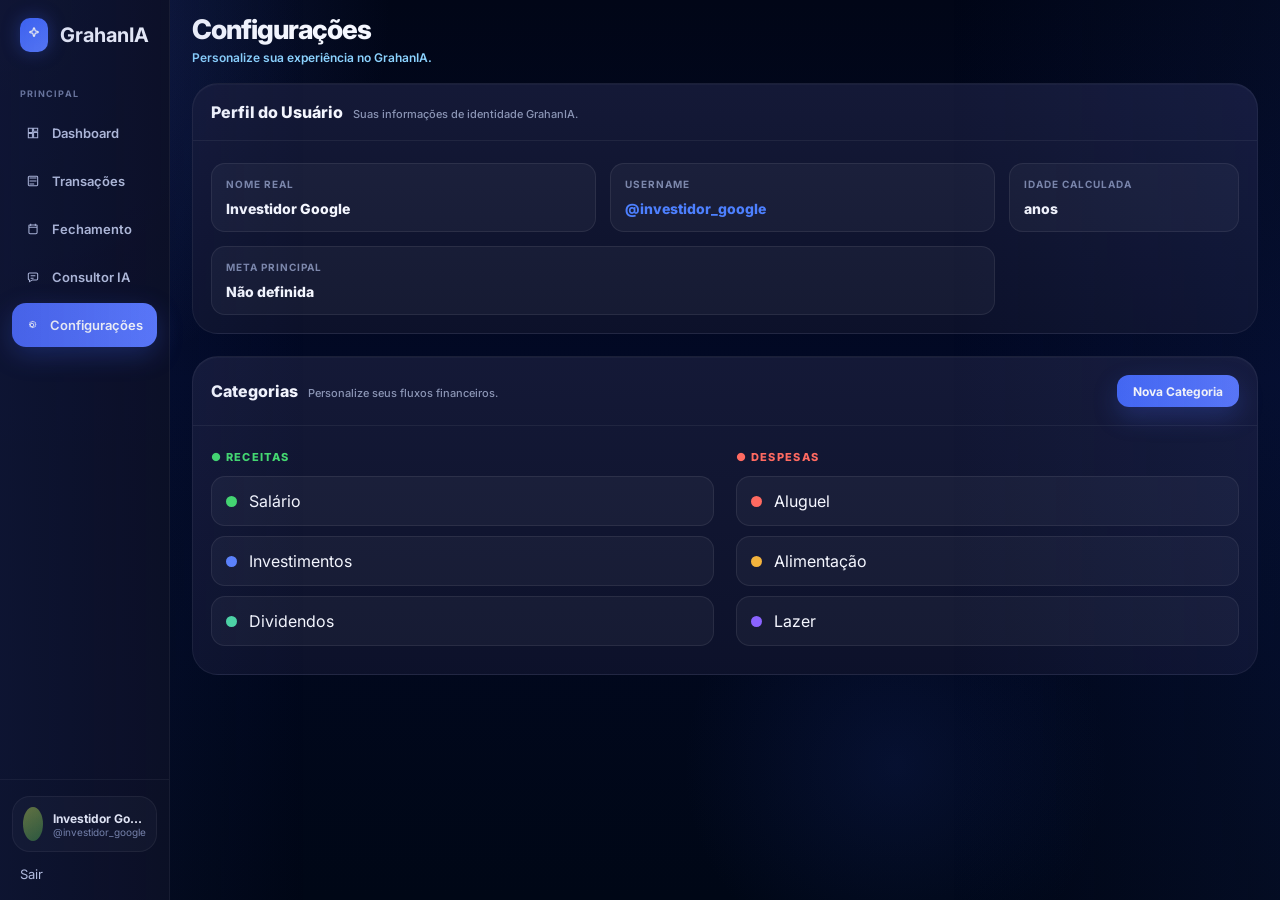
<file: HTML/configuracoes.html>
<!DOCTYPE html>
<html lang="pt-BR">
<head>
  <meta charset="UTF-8" />
  <meta name="viewport" content="width=device-width, initial-scale=1.0" />
  <title>Configurações | GrahanIA</title>
  <link rel="preconnect" href="https://fonts.googleapis.com">
  <link rel="preconnect" href="https://fonts.gstatic.com" crossorigin>
  <link href="https://fonts.googleapis.com/css2?family=Inter:wght@400;500;600;700;800&display=swap" rel="stylesheet">
  <link rel="stylesheet" href="style.css" />
</head>
<body>
<div class="page-bg"></div>
<div class="app-shell">

<aside class="sidebar">
  <div class="sidebar-top">
    <div class="sidebar-brand">
      <div class="dash-logo"><svg viewBox="0 0 24 24"><path d="M12 2.4c.3 0 .5.2.6.5l.9 3.1c.1.3.3.5.6.6l3.1.9c.3.1.5.3.5.6s-.2.5-.5.6l-3.1.9c-.3.1-.5.3-.6.6l-.9 3.1c-.1.3-.3.5-.6.5s-.5-.2-.6-.5l-.9-3.1c-.1-.3-.3-.5-.6-.6l-3.1-.9c-.3-.1-.5-.3-.5-.6s.2-.5.5-.6l3.1-.9c.3-.1.5-.3.6-.6l.9-3.1c.1-.3.3-.5.6-.5Z"/></svg></div>
      <span class="logo-text">GrahanIA</span>
    </div>
    <div class="sidebar-label">PRINCIPAL</div>
    <nav class="sidebar-nav">
      <a class="nav-link " href="dashboard.html"><svg viewBox="0 0 24 24"><path d="M4 4h7v7H4zM13 4h7v5h-7zM13 11h7v9h-7zM4 13h7v7H4z"/></svg>Dashboard</a>
      <a class="nav-link " href="transacoes.html"><svg viewBox="0 0 24 24"><path d="M6 7h12M6 12h12M6 17h8M4 5.5A1.5 1.5 0 0 1 5.5 4h13A1.5 1.5 0 0 1 20 5.5v13a1.5 1.5 0 0 1-1.5 1.5h-13A1.5 1.5 0 0 1 4 18.5Z"/></svg>Transações</a>
      <a class="nav-link " href="fechamento.html"><svg viewBox="0 0 24 24"><path d="M8 3v4M16 3v4M5 9h14M6 5h12a1 1 0 0 1 1 1v12a2 2 0 0 1-2 2H7a2 2 0 0 1-2-2V6a1 1 0 0 1 1-1Z"/></svg>Fechamento</a>
      <a class="nav-link " href="consultor.html"><svg viewBox="0 0 24 24"><path d="M8 10h8M8 14h5M6 5h12a2 2 0 0 1 2 2v8a2 2 0 0 1-2 2h-7l-5 3v-3H6a2 2 0 0 1-2-2V7a2 2 0 0 1 2-2Z"/></svg>Consultor IA</a>
      <a class="nav-link active" href="configuracoes.html"><svg viewBox="0 0 24 24"><path d="M12 8.5A3.5 3.5 0 1 1 12 15.5 3.5 3.5 0 0 1 12 8.5Zm7.5 3.5-.9.5a6.9 6.9 0 0 1-.5 1.3l.5.9-1.5 1.5-.9-.5c-.4.2-.8.4-1.3.5l-.5.9h-2.1l-.5-.9a6.9 6.9 0 0 1-1.3-.5l-.9.5-1.5-1.5.5-.9a6.9 6.9 0 0 1-.5-1.3l-.9-.5v-2.1l.9-.5c.1-.5.3-.9.5-1.3l-.5-.9 1.5-1.5.9.5c.4-.2.8-.4 1.3-.5l.5-.9h2.1l.5.9c.5.1.9.3 1.3.5l.9-.5 1.5 1.5-.5.9c.2.4.4.8.5 1.3l.9.5Z"/></svg>Configurações</a>
    </nav>
  </div>
  <div class="sidebar-bottom">
    <div class="user-mini"><div class="avatar"></div><div><strong>Investidor Google</strong><span>@investidor_google</span></div></div>
    <a class="logout-link" href="index.html">Sair</a>
  </div>
</aside>

<main class="main-content">
  <div class="app-header">
    <div class="title-wrap"><h1>Configurações</h1><div class="subtitle">Personalize sua experiência no GrahanIA.</div></div>
    
  </div>
  
<section class="panel settings-section">
  <div class="settings-head"><div class="panel-title">Perfil do Usuário<small>Suas informações de identidade GrahanIA.</small></div></div>
  <div class="fields-grid">
    <div class="info-box"><div class="info-label">Nome Real</div><div class="info-value">Investidor Google</div></div>
    <div class="info-box"><div class="info-label">Username</div><div class="info-value blue">@investidor_google</div></div>
    <div class="info-box"><div class="info-label">Idade Calculada</div><div class="info-value">anos</div></div>
    <div class="info-box wide-info"><div class="info-label">Meta Principal</div><div class="info-value">Não definida</div></div>
  </div>
</section>
<section class="panel settings-section" style="margin-top:22px">
  <div class="settings-head" style="display:flex;justify-content:space-between;align-items:center;gap:12px"><div class="panel-title">Categorias<small>Personalize seus fluxos financeiros.</small></div><a class="blue-btn" href="#">Nova Categoria</a></div>
  <div class="category-columns">
    <div>
      <div class="cat-group-title green">● RECEITAS</div>
      <div class="category-item"><span class="cat-dot green-dot"></span>Salário</div>
      <div class="category-item"><span class="cat-dot blue-dot"></span>Investimentos</div>
      <div class="category-item"><span class="cat-dot teal-dot"></span>Dividendos</div>
    </div>
    <div>
      <div class="cat-group-title red">● DESPESAS</div>
      <div class="category-item"><span class="cat-dot red-dot"></span>Aluguel</div>
      <div class="category-item"><span class="cat-dot yellow-dot"></span>Alimentação</div>
      <div class="category-item"><span class="cat-dot purple-dot"></span>Lazer</div>
    </div>
  </div>
</section>

</main>
</div>
</body>
</html>
</file>
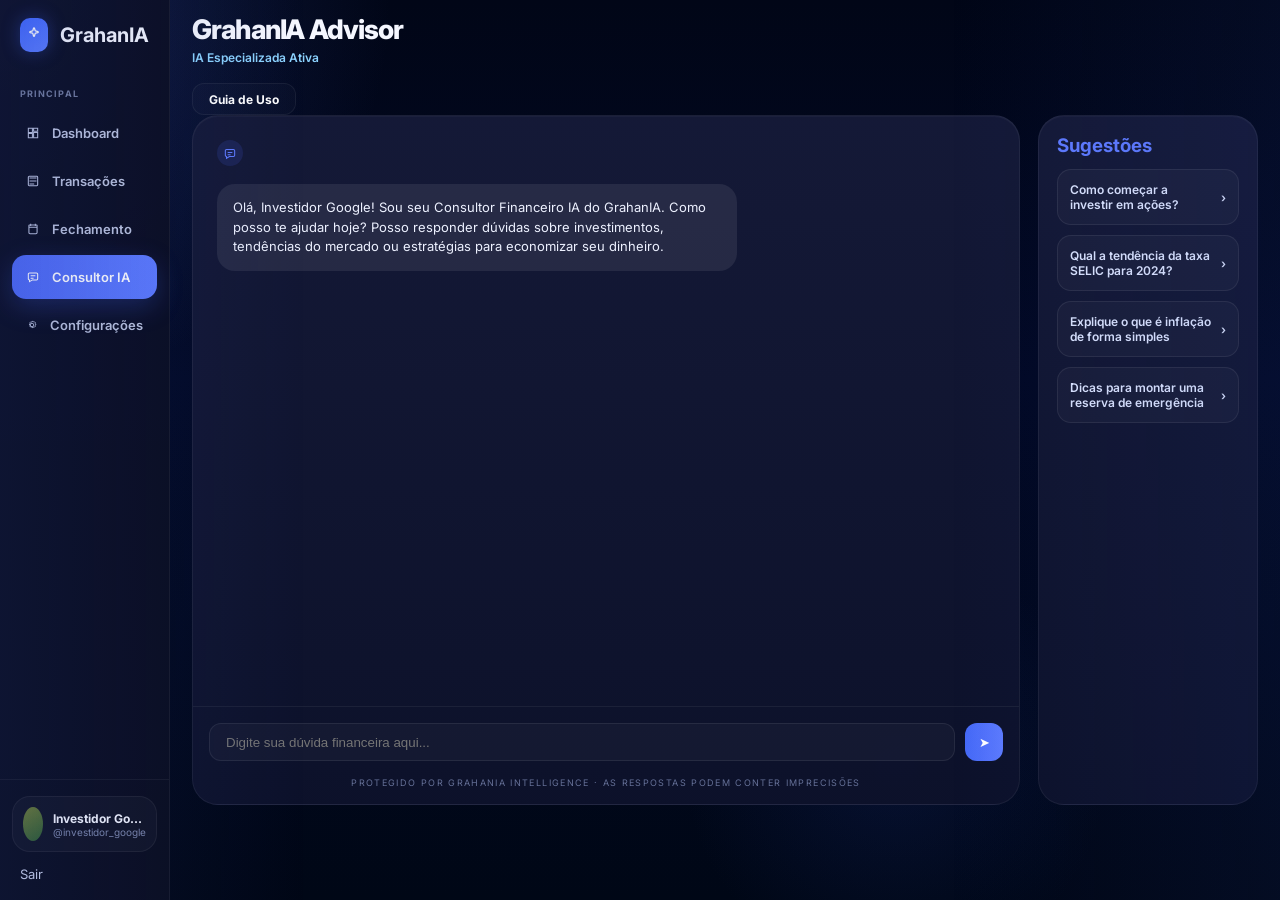
<file: HTML/consultor.html>
<!DOCTYPE html>
<html lang="pt-BR">
<head>
  <meta charset="UTF-8" />
  <meta name="viewport" content="width=device-width, initial-scale=1.0" />
  <title>GrahanIA Advisor | GrahanIA</title>
  <link rel="preconnect" href="https://fonts.googleapis.com">
  <link rel="preconnect" href="https://fonts.gstatic.com" crossorigin>
  <link href="https://fonts.googleapis.com/css2?family=Inter:wght@400;500;600;700;800&display=swap" rel="stylesheet">
  <link rel="stylesheet" href="style.css" />
</head>
<body>
<div class="page-bg"></div>
<div class="app-shell">

<aside class="sidebar">
  <div class="sidebar-top">
    <div class="sidebar-brand">
      <div class="dash-logo"><svg viewBox="0 0 24 24"><path d="M12 2.4c.3 0 .5.2.6.5l.9 3.1c.1.3.3.5.6.6l3.1.9c.3.1.5.3.5.6s-.2.5-.5.6l-3.1.9c-.3.1-.5.3-.6.6l-.9 3.1c-.1.3-.3.5-.6.5s-.5-.2-.6-.5l-.9-3.1c-.1-.3-.3-.5-.6-.6l-3.1-.9c-.3-.1-.5-.3-.5-.6s.2-.5.5-.6l3.1-.9c.3-.1.5-.3.6-.6l.9-3.1c.1-.3.3-.5.6-.5Z"/></svg></div>
      <span class="logo-text">GrahanIA</span>
    </div>
    <div class="sidebar-label">PRINCIPAL</div>
    <nav class="sidebar-nav">
      <a class="nav-link " href="dashboard.html"><svg viewBox="0 0 24 24"><path d="M4 4h7v7H4zM13 4h7v5h-7zM13 11h7v9h-7zM4 13h7v7H4z"/></svg>Dashboard</a>
      <a class="nav-link " href="transacoes.html"><svg viewBox="0 0 24 24"><path d="M6 7h12M6 12h12M6 17h8M4 5.5A1.5 1.5 0 0 1 5.5 4h13A1.5 1.5 0 0 1 20 5.5v13a1.5 1.5 0 0 1-1.5 1.5h-13A1.5 1.5 0 0 1 4 18.5Z"/></svg>Transações</a>
      <a class="nav-link " href="fechamento.html"><svg viewBox="0 0 24 24"><path d="M8 3v4M16 3v4M5 9h14M6 5h12a1 1 0 0 1 1 1v12a2 2 0 0 1-2 2H7a2 2 0 0 1-2-2V6a1 1 0 0 1 1-1Z"/></svg>Fechamento</a>
      <a class="nav-link active" href="consultor.html"><svg viewBox="0 0 24 24"><path d="M8 10h8M8 14h5M6 5h12a2 2 0 0 1 2 2v8a2 2 0 0 1-2 2h-7l-5 3v-3H6a2 2 0 0 1-2-2V7a2 2 0 0 1 2-2Z"/></svg>Consultor IA</a>
      <a class="nav-link " href="configuracoes.html"><svg viewBox="0 0 24 24"><path d="M12 8.5A3.5 3.5 0 1 1 12 15.5 3.5 3.5 0 0 1 12 8.5Zm7.5 3.5-.9.5a6.9 6.9 0 0 1-.5 1.3l.5.9-1.5 1.5-.9-.5c-.4.2-.8.4-1.3.5l-.5.9h-2.1l-.5-.9a6.9 6.9 0 0 1-1.3-.5l-.9.5-1.5-1.5.5-.9a6.9 6.9 0 0 1-.5-1.3l-.9-.5v-2.1l.9-.5c.1-.5.3-.9.5-1.3l-.5-.9 1.5-1.5.9.5c.4-.2.8-.4 1.3-.5l.5-.9h2.1l.5.9c.5.1.9.3 1.3.5l.9-.5 1.5 1.5-.5.9c.2.4.4.8.5 1.3l.9.5Z"/></svg>Configurações</a>
    </nav>
  </div>
  <div class="sidebar-bottom">
    <div class="user-mini"><div class="avatar"></div><div><strong>Investidor Google</strong><span>@investidor_google</span></div></div>
    <a class="logout-link" href="index.html">Sair</a>
  </div>
</aside>

<main class="main-content">
  <div class="app-header">
    <div class="title-wrap"><h1>GrahanIA Advisor</h1><div class="subtitle">IA Especializada Ativa</div></div>
    
  </div>
  
<div class="header-actions"><a class="ghost-btn" href="#">Guia de Uso</a></div>
<div class="chat-layout">
  <section class="panel chat-panel">
    <div class="chat-messages"><div class="panel-title" style="margin-bottom:18px"><span class="wave-icon"><svg viewBox="0 0 24 24"><path d="M8 11h8M8 15h5M6 6h12a2 2 0 0 1 2 2v8a2 2 0 0 1-2 2h-7l-5 3v-3H6a2 2 0 0 1-2-2V8a2 2 0 0 1 2-2Z"/></svg></span></div><div class="chat-bubble">Olá, Investidor Google! Sou seu Consultor Financeiro IA do GrahanIA. Como posso te ajudar hoje? Posso responder dúvidas sobre investimentos, tendências do mercado ou estratégias para economizar seu dinheiro.</div></div>
    <div class="chat-inputbar"><input class="chat-input" placeholder="Digite sua dúvida financeira aqui..."><button class="send-btn">➤</button></div>
    <div class="chat-note">PROTEGIDO POR GRAHANIA INTELLIGENCE · AS RESPOSTAS PODEM CONTER IMPRECISÕES</div>
  </section>
  <aside class="panel sug-panel"><h3>Sugestões</h3><a class="suggestion" href="#">Como começar a investir em ações?<span>›</span></a><a class="suggestion" href="#">Qual a tendência da taxa SELIC para 2024?<span>›</span></a><a class="suggestion" href="#">Explique o que é inflação de forma simples<span>›</span></a><a class="suggestion" href="#">Dicas para montar uma reserva de emergência<span>›</span></a></aside>
</div>

</main>
</div>
</body>
</html>
</file>
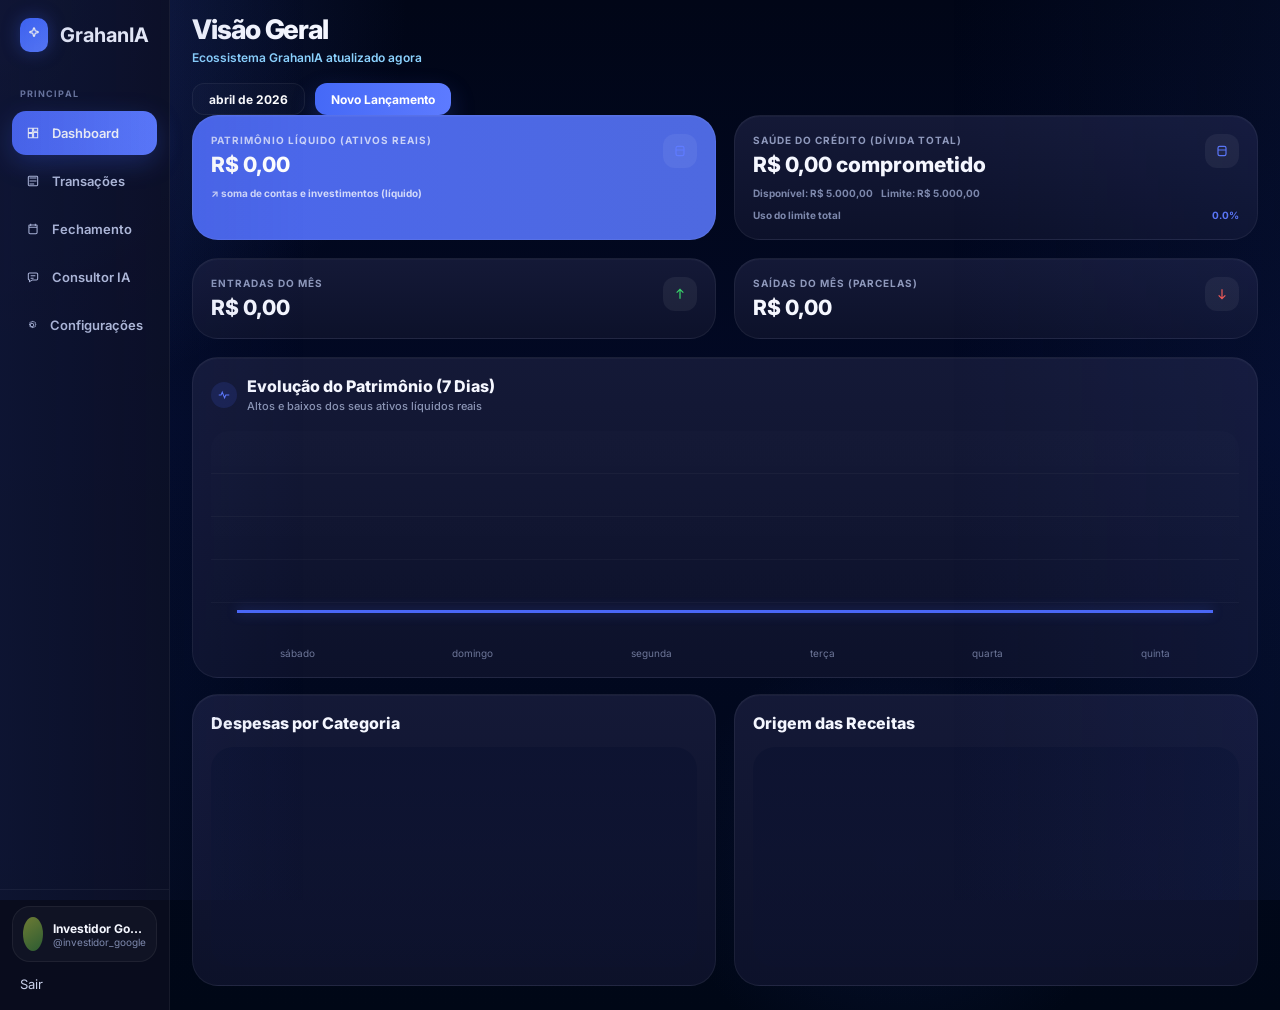
<file: HTML/dashboard.html>
<!DOCTYPE html>
<html lang="pt-BR">
<head>
  <meta charset="UTF-8" />
  <meta name="viewport" content="width=device-width, initial-scale=1.0" />
  <title>Visão Geral | GrahanIA</title>
  <link rel="preconnect" href="https://fonts.googleapis.com">
  <link rel="preconnect" href="https://fonts.gstatic.com" crossorigin>
  <link href="https://fonts.googleapis.com/css2?family=Inter:wght@400;500;600;700;800&display=swap" rel="stylesheet">
  <link rel="stylesheet" href="style.css" />
</head>
<body>
<div class="page-bg"></div>
<div class="app-shell">

<aside class="sidebar">
  <div class="sidebar-top">
    <div class="sidebar-brand">
      <div class="dash-logo"><svg viewBox="0 0 24 24"><path d="M12 2.4c.3 0 .5.2.6.5l.9 3.1c.1.3.3.5.6.6l3.1.9c.3.1.5.3.5.6s-.2.5-.5.6l-3.1.9c-.3.1-.5.3-.6.6l-.9 3.1c-.1.3-.3.5-.6.5s-.5-.2-.6-.5l-.9-3.1c-.1-.3-.3-.5-.6-.6l-3.1-.9c-.3-.1-.5-.3-.5-.6s.2-.5.5-.6l3.1-.9c.3-.1.5-.3.6-.6l.9-3.1c.1-.3.3-.5.6-.5Z"/></svg></div>
      <span class="logo-text">GrahanIA</span>
    </div>
    <div class="sidebar-label">PRINCIPAL</div>
    <nav class="sidebar-nav">
      <a class="nav-link active" href="dashboard.html"><svg viewBox="0 0 24 24"><path d="M4 4h7v7H4zM13 4h7v5h-7zM13 11h7v9h-7zM4 13h7v7H4z"/></svg>Dashboard</a>
      <a class="nav-link " href="transacoes.html"><svg viewBox="0 0 24 24"><path d="M6 7h12M6 12h12M6 17h8M4 5.5A1.5 1.5 0 0 1 5.5 4h13A1.5 1.5 0 0 1 20 5.5v13a1.5 1.5 0 0 1-1.5 1.5h-13A1.5 1.5 0 0 1 4 18.5Z"/></svg>Transações</a>
      <a class="nav-link " href="fechamento.html"><svg viewBox="0 0 24 24"><path d="M8 3v4M16 3v4M5 9h14M6 5h12a1 1 0 0 1 1 1v12a2 2 0 0 1-2 2H7a2 2 0 0 1-2-2V6a1 1 0 0 1 1-1Z"/></svg>Fechamento</a>
      <a class="nav-link " href="consultor.html"><svg viewBox="0 0 24 24"><path d="M8 10h8M8 14h5M6 5h12a2 2 0 0 1 2 2v8a2 2 0 0 1-2 2h-7l-5 3v-3H6a2 2 0 0 1-2-2V7a2 2 0 0 1 2-2Z"/></svg>Consultor IA</a>
      <a class="nav-link " href="configuracoes.html"><svg viewBox="0 0 24 24"><path d="M12 8.5A3.5 3.5 0 1 1 12 15.5 3.5 3.5 0 0 1 12 8.5Zm7.5 3.5-.9.5a6.9 6.9 0 0 1-.5 1.3l.5.9-1.5 1.5-.9-.5c-.4.2-.8.4-1.3.5l-.5.9h-2.1l-.5-.9a6.9 6.9 0 0 1-1.3-.5l-.9.5-1.5-1.5.5-.9a6.9 6.9 0 0 1-.5-1.3l-.9-.5v-2.1l.9-.5c.1-.5.3-.9.5-1.3l-.5-.9 1.5-1.5.9.5c.4-.2.8-.4 1.3-.5l.5-.9h2.1l.5.9c.5.1.9.3 1.3.5l.9-.5 1.5 1.5-.5.9c.2.4.4.8.5 1.3l.9.5Z"/></svg>Configurações</a>
    </nav>
  </div>
  <div class="sidebar-bottom">
    <div class="user-mini"><div class="avatar"></div><div><strong>Investidor Google</strong><span>@investidor_google</span></div></div>
    <a class="logout-link" href="index.html">Sair</a>
  </div>
</aside>

<main class="main-content">
  <div class="app-header">
    <div class="title-wrap"><h1>Visão Geral</h1><div class="subtitle">Ecossistema GrahanIA atualizado agora</div></div>
    
  </div>
  
<div class="header-actions"><div class="ghost-btn">abril de 2026</div><a class="blue-btn" href="transacoes.html">Novo Lançamento</a></div>
<div class="cards-grid">
  <section class="panel blue"><div class="metric-row"><div><div class="metric-label">Patrimônio líquido (ativos reais)</div><div class="metric-value">R$ 0,00</div><div class="metric-sub">↗ soma de contas e investimentos (líquido)</div></div><div class="mini-icon"><svg viewBox="0 0 24 24"><path d="M6 7.5A2.5 2.5 0 0 1 8.5 5h7A2.5 2.5 0 0 1 18 7.5v9a2.5 2.5 0 0 1-2.5 2.5h-7A2.5 2.5 0 0 1 6 16.5Zm0 3h12"/></svg></div></div></section>
  <section class="panel"><div class="metric-row"><div><div class="metric-label">Saúde do crédito (dívida total)</div><div class="metric-value">R$ 0,00 comprometido</div><div class="metric-sub">Disponível: R$ 5.000,00 &nbsp;&nbsp; Limite: R$ 5.000,00</div></div><div class="mini-icon"><svg viewBox="0 0 24 24"><path d="M6 7.5A2.5 2.5 0 0 1 8.5 5h7A2.5 2.5 0 0 1 18 7.5v9a2.5 2.5 0 0 1-2.5 2.5h-7A2.5 2.5 0 0 1 6 16.5Zm0 3h12"/></svg></div></div><div class="metric-sub">Uso do limite total <span style="float:right;color:#5f7bff">0.0%</span></div></section>
  <section class="panel"><div class="metric-row"><div><div class="metric-label">Entradas do mês</div><div class="metric-value">R$ 0,00</div></div><div class="mini-icon green"><svg viewBox="0 0 24 24"><path d="M12 5v14M7 10l5-5 5 5"/></svg></div></div></section>
  <section class="panel"><div class="metric-row"><div><div class="metric-label">Saídas do mês (parcelas)</div><div class="metric-value">R$ 0,00</div></div><div class="mini-icon red"><svg viewBox="0 0 24 24"><path d="M12 5v14M17 14l-5 5-5-5"/></svg></div></div></section>
</div>
<section class="panel chart-panel"><div class="panel-title"><span class="wave-icon"><svg viewBox="0 0 24 24"><path d="M3 12h4l2-5 4 10 2-5h6"/></svg></span><div>Evolução do Patrimônio (7 Dias)<small>Altos e baixos dos seus ativos líquidos reais</small></div></div><div class="fake-chart"><div class="fake-line"></div></div><div class="chart-days"><span>sábado</span><span>domingo</span><span>segunda</span><span>terça</span><span>quarta</span><span>quinta</span></div></section>
<div class="bottom-grid">
  <section class="panel"><div class="panel-title">Despesas por Categoria</div><div class="empty-box"></div></section>
  <section class="panel"><div class="panel-title">Origem das Receitas</div><div class="empty-box"></div></section>
</div>

</main>
</div>
</body>
</html>
</file>
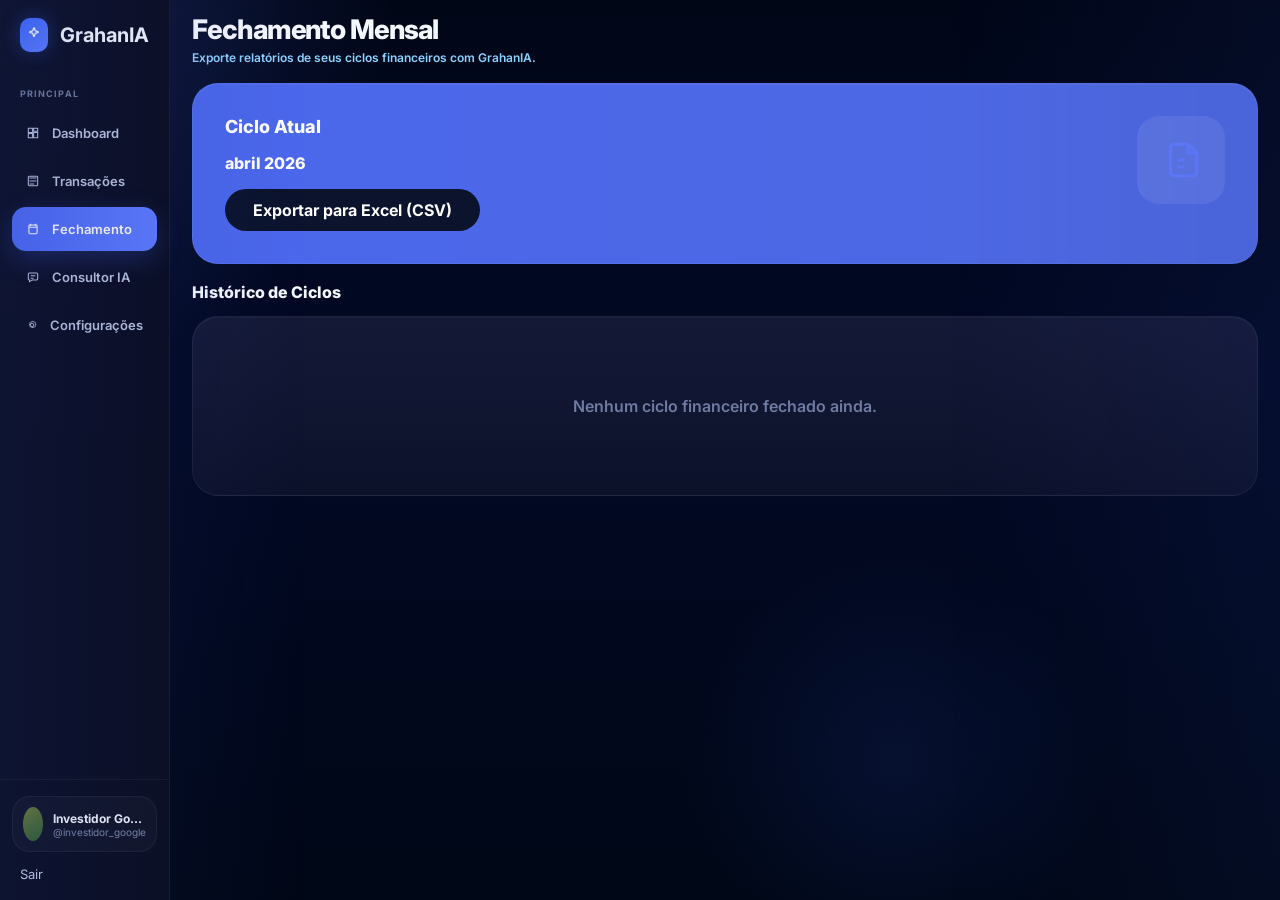
<file: HTML/fechamento.html>
<!DOCTYPE html>
<html lang="pt-BR">
<head>
  <meta charset="UTF-8" />
  <meta name="viewport" content="width=device-width, initial-scale=1.0" />
  <title>Fechamento Mensal | GrahanIA</title>
  <link rel="preconnect" href="https://fonts.googleapis.com">
  <link rel="preconnect" href="https://fonts.gstatic.com" crossorigin>
  <link href="https://fonts.googleapis.com/css2?family=Inter:wght@400;500;600;700;800&display=swap" rel="stylesheet">
  <link rel="stylesheet" href="style.css" />
</head>
<body>
<div class="page-bg"></div>
<div class="app-shell">

<aside class="sidebar">
  <div class="sidebar-top">
    <div class="sidebar-brand">
      <div class="dash-logo"><svg viewBox="0 0 24 24"><path d="M12 2.4c.3 0 .5.2.6.5l.9 3.1c.1.3.3.5.6.6l3.1.9c.3.1.5.3.5.6s-.2.5-.5.6l-3.1.9c-.3.1-.5.3-.6.6l-.9 3.1c-.1.3-.3.5-.6.5s-.5-.2-.6-.5l-.9-3.1c-.1-.3-.3-.5-.6-.6l-3.1-.9c-.3-.1-.5-.3-.5-.6s.2-.5.5-.6l3.1-.9c.3-.1.5-.3.6-.6l.9-3.1c.1-.3.3-.5.6-.5Z"/></svg></div>
      <span class="logo-text">GrahanIA</span>
    </div>
    <div class="sidebar-label">PRINCIPAL</div>
    <nav class="sidebar-nav">
      <a class="nav-link " href="dashboard.html"><svg viewBox="0 0 24 24"><path d="M4 4h7v7H4zM13 4h7v5h-7zM13 11h7v9h-7zM4 13h7v7H4z"/></svg>Dashboard</a>
      <a class="nav-link " href="transacoes.html"><svg viewBox="0 0 24 24"><path d="M6 7h12M6 12h12M6 17h8M4 5.5A1.5 1.5 0 0 1 5.5 4h13A1.5 1.5 0 0 1 20 5.5v13a1.5 1.5 0 0 1-1.5 1.5h-13A1.5 1.5 0 0 1 4 18.5Z"/></svg>Transações</a>
      <a class="nav-link active" href="fechamento.html"><svg viewBox="0 0 24 24"><path d="M8 3v4M16 3v4M5 9h14M6 5h12a1 1 0 0 1 1 1v12a2 2 0 0 1-2 2H7a2 2 0 0 1-2-2V6a1 1 0 0 1 1-1Z"/></svg>Fechamento</a>
      <a class="nav-link " href="consultor.html"><svg viewBox="0 0 24 24"><path d="M8 10h8M8 14h5M6 5h12a2 2 0 0 1 2 2v8a2 2 0 0 1-2 2h-7l-5 3v-3H6a2 2 0 0 1-2-2V7a2 2 0 0 1 2-2Z"/></svg>Consultor IA</a>
      <a class="nav-link " href="configuracoes.html"><svg viewBox="0 0 24 24"><path d="M12 8.5A3.5 3.5 0 1 1 12 15.5 3.5 3.5 0 0 1 12 8.5Zm7.5 3.5-.9.5a6.9 6.9 0 0 1-.5 1.3l.5.9-1.5 1.5-.9-.5c-.4.2-.8.4-1.3.5l-.5.9h-2.1l-.5-.9a6.9 6.9 0 0 1-1.3-.5l-.9.5-1.5-1.5.5-.9a6.9 6.9 0 0 1-.5-1.3l-.9-.5v-2.1l.9-.5c.1-.5.3-.9.5-1.3l-.5-.9 1.5-1.5.9.5c.4-.2.8-.4 1.3-.5l.5-.9h2.1l.5.9c.5.1.9.3 1.3.5l.9-.5 1.5 1.5-.5.9c.2.4.4.8.5 1.3l.9.5Z"/></svg>Configurações</a>
    </nav>
  </div>
  <div class="sidebar-bottom">
    <div class="user-mini"><div class="avatar"></div><div><strong>Investidor Google</strong><span>@investidor_google</span></div></div>
    <a class="logout-link" href="index.html">Sair</a>
  </div>
</aside>

<main class="main-content">
  <div class="app-header">
    <div class="title-wrap"><h1>Fechamento Mensal</h1><div class="subtitle">Exporte relatórios de seus ciclos financeiros com GrahanIA.</div></div>
    
  </div>
  
<section class="panel blue export-banner"><div class="left"><div class="export-title">Ciclo Atual</div><div style="font-weight:800">abril 2026</div><a class="dark-pill" href="#">Exportar para Excel (CSV)</a></div><div class="mini-icon" style="width:88px;height:88px;border-radius:22px;background:rgba(255,255,255,.08)"><svg viewBox="0 0 24 24" style="width:42px;height:42px"><path d="M8 3h8l5 5v11a2 2 0 0 1-2 2H8a2 2 0 0 1-2-2V5a2 2 0 0 1 2-2Zm8 0v5h5M10 12h4M10 16h4"/></svg></div></section>
<div class="section-head" style="margin-top:18px"><div class="section-title">Histórico de Ciclos</div></div>
<section class="panel center-empty">Nenhum ciclo financeiro fechado ainda.</section>

</main>
</div>
</body>
</html>
</file>
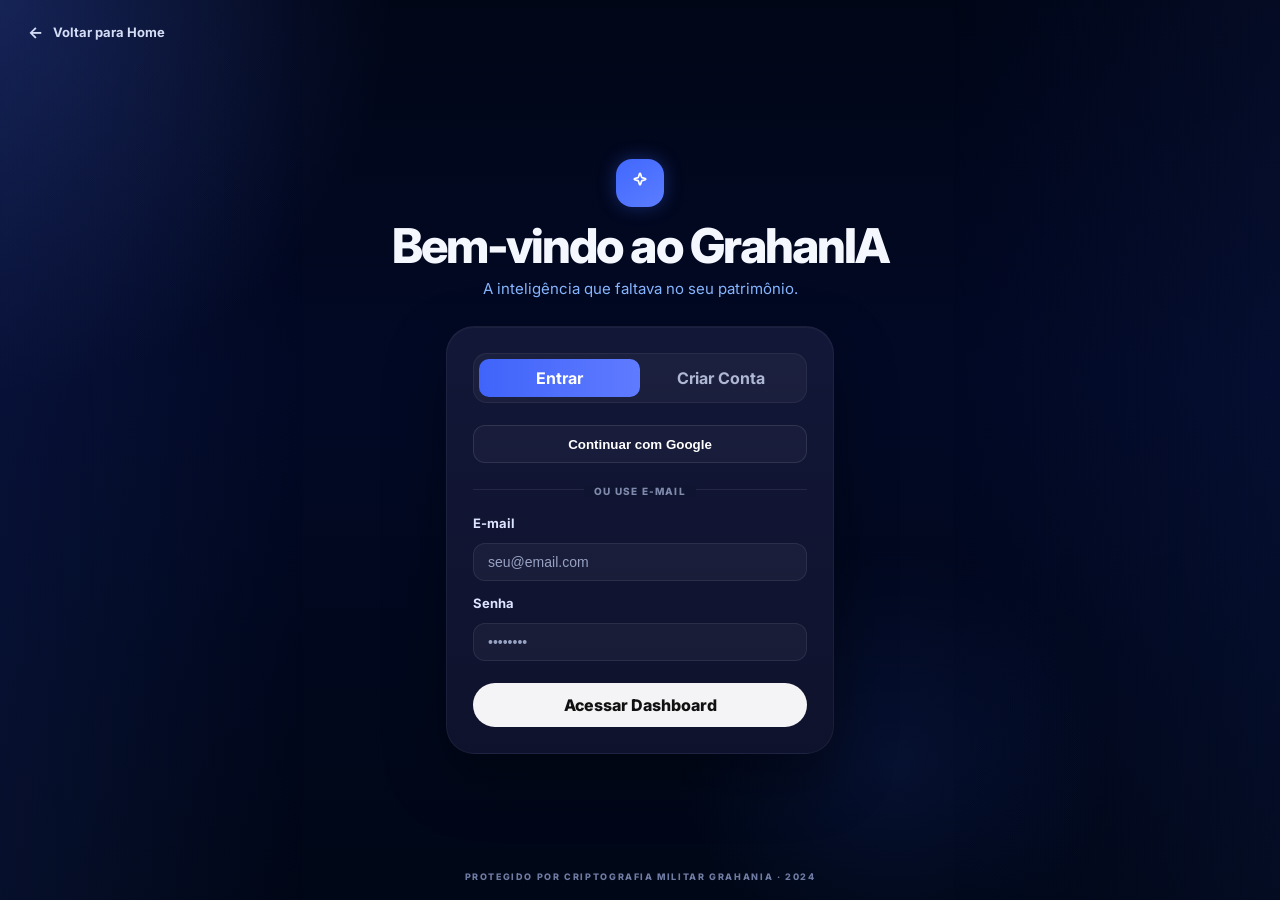
<file: HTML/login.html>
<!DOCTYPE html>
<html lang="pt-BR">
<head>
  <meta charset="UTF-8" />
  <meta name="viewport" content="width=device-width, initial-scale=1.0" />
  <title>Login | GrahanIA</title>
  <link rel="preconnect" href="https://fonts.googleapis.com">
  <link rel="preconnect" href="https://fonts.gstatic.com" crossorigin>
  <link href="https://fonts.googleapis.com/css2?family=Inter:wght@400;500;600;700;800&display=swap" rel="stylesheet">
  <link rel="stylesheet" href="style.css" />
</head>
<body class="login-body">
  <div class="page-bg"></div>
  <main class="login-page">
    <a href="index.html" class="back-home"><span>←</span> Voltar para Home</a>
    <section class="login-center">
      <div class="login-brand-icon"><svg viewBox="0 0 24 24"><path d="M12 2.4c.3 0 .5.2.6.5l.9 3.1c.1.3.3.5.6.6l3.1.9c.3.1.5.3.5.6s-.2.5-.5.6l-3.1.9c-.3.1-.5.3-.6.6l-.9 3.1c-.1.3-.3.5-.6.5s-.5-.2-.6-.5l-.9-3.1c-.1-.3-.3-.5-.6-.6l-3.1-.9c-.3-.1-.5-.3-.5-.6s.2-.5.5-.6l3.1-.9c.3-.1.5-.3.6-.6l.9-3.1c.1-.3.3-.5.6-.5Z"/></svg></div>
      <h1>Bem-vindo ao GrahanIA</h1>
      <p class="login-subtitle">A inteligência que faltava no seu patrimônio.</p>
      <div class="login-card">
        <div class="login-tabs">
          <a class="tab-btn active" href="login.html">Entrar</a>
          <a class="tab-btn" href="register.html">Criar Conta</a>
        </div>
        <button class="google-btn" type="button">Continuar com Google</button>
        <div class="divider"><span>OU USE E-MAIL</span></div>
        <form class="login-form">
          <label>E-mail</label>
          <div class="input-wrap no-icon"><input type="email" placeholder="seu@email.com" /></div>
          <label>Senha</label>
          <div class="input-wrap no-icon"><input type="password" placeholder="••••••••" /></div>
          <a href="dashboard.html" class="login-submit light">Acessar Dashboard</a>
        </form>
      </div>
    </section>
    <div class="login-badge">PROTEGIDO POR CRIPTOGRAFIA MILITAR GRAHANIA · 2024</div>
  </main>
</body>
</html>
</file>
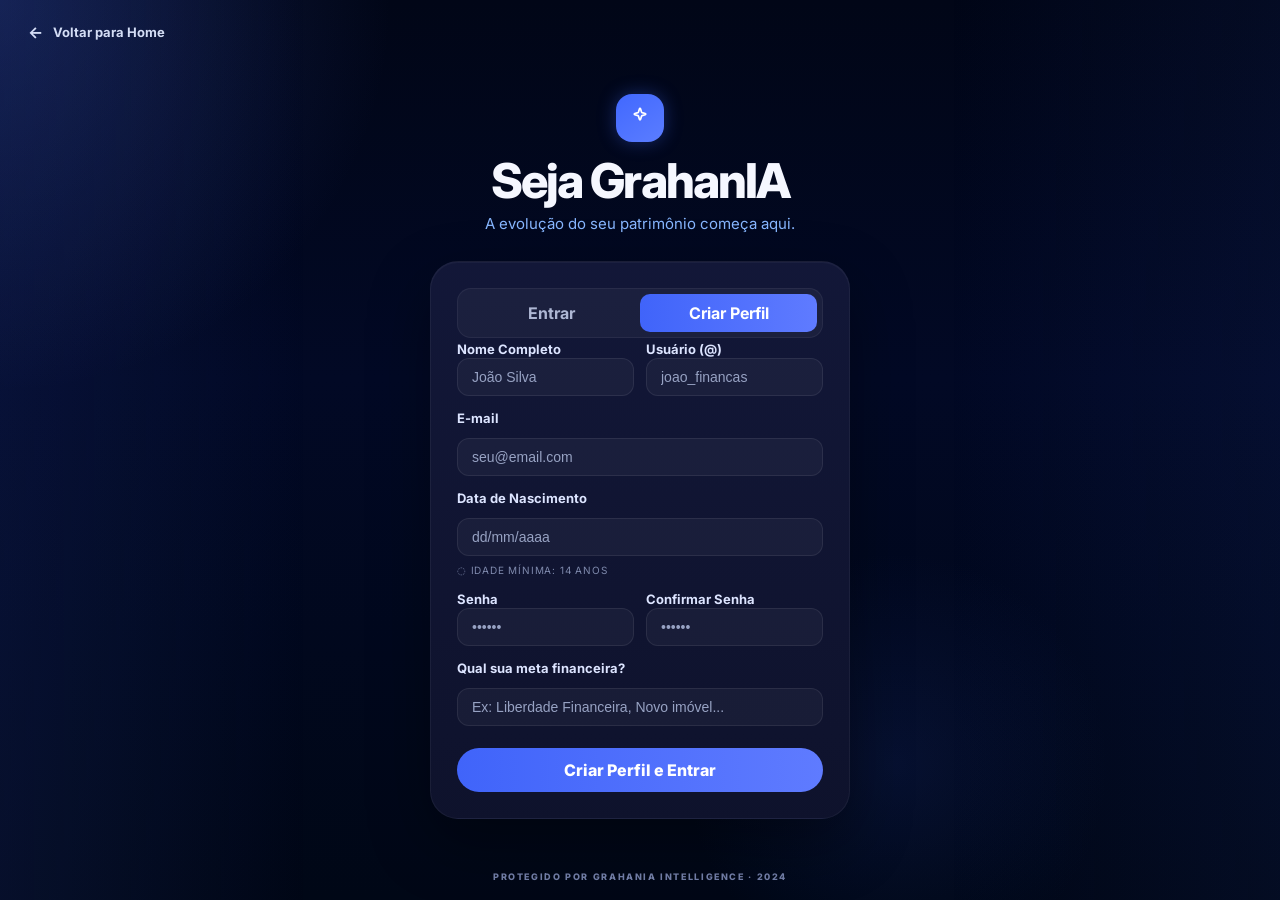
<file: HTML/register.html>
<!DOCTYPE html>
<html lang="pt-BR">
<head>
  <meta charset="UTF-8" />
  <meta name="viewport" content="width=device-width, initial-scale=1.0" />
  <title>Cadastro | GrahanIA</title>
  <link rel="preconnect" href="https://fonts.googleapis.com">
  <link rel="preconnect" href="https://fonts.gstatic.com" crossorigin>
  <link href="https://fonts.googleapis.com/css2?family=Inter:wght@400;500;600;700;800&display=swap" rel="stylesheet">
  <link rel="stylesheet" href="style.css" />
</head>
<body class="login-body">
  <div class="page-bg"></div>
  <main class="login-page">
    <a href="index.html" class="back-home"><span>←</span> Voltar para Home</a>
    <section class="login-center">
      <div class="login-brand-icon"><svg viewBox="0 0 24 24"><path d="M12 2.4c.3 0 .5.2.6.5l.9 3.1c.1.3.3.5.6.6l3.1.9c.3.1.5.3.5.6s-.2.5-.5.6l-3.1.9c-.3.1-.5.3-.6.6l-.9 3.1c-.1.3-.3.5-.6.5s-.5-.2-.6-.5l-.9-3.1c-.1-.3-.3-.5-.6-.6l-3.1-.9c-.3-.1-.5-.3-.5-.6s.2-.5.5-.6l3.1-.9c.3-.1.5-.3.6-.6l.9-3.1c.1-.3.3-.5.6-.5Z"/></svg></div>
      <h1>Seja GrahanIA</h1>
      <p class="login-subtitle">A evolução do seu patrimônio começa aqui.</p>
      <div class="login-card register-card">
        <div class="login-tabs">
          <a class="tab-btn" href="login.html">Entrar</a>
          <a class="tab-btn active" href="register.html">Criar Perfil</a>
        </div>
        <form class="login-form">
          <div class="register-grid">
            <div>
              <label>Nome Completo</label>
              <div class="input-wrap no-icon"><input type="text" placeholder="João Silva"></div>
            </div>
            <div>
              <label>Usuário (@)</label>
              <div class="input-wrap no-icon"><input type="text" placeholder="joao_financas"></div>
            </div>
          </div>
          <label>E-mail</label>
          <div class="input-wrap no-icon"><input type="email" placeholder="seu@email.com"></div>
          <label>Data de Nascimento</label>
          <div class="input-wrap no-icon"><input type="text" placeholder="dd/mm/aaaa"></div>
          <div class="field-note">◌ IDADE MÍNIMA: 14 ANOS</div>
          <div class="register-grid">
            <div>
              <label>Senha</label>
              <div class="input-wrap no-icon"><input type="password" placeholder="••••••"></div>
            </div>
            <div>
              <label>Confirmar Senha</label>
              <div class="input-wrap no-icon"><input type="password" placeholder="••••••"></div>
            </div>
          </div>
          <label>Qual sua meta financeira?</label>
          <div class="input-wrap no-icon"><input type="text" placeholder="Ex: Liberdade Financeira, Novo imóvel..."></div>
          <a href="dashboard.html" class="login-submit">Criar Perfil e Entrar</a>
        </form>
      </div>
    </section>
    <div class="login-badge">PROTEGIDO POR GRAHANIA INTELLIGENCE · 2024</div>
  </main>
</body>
</html>
</file>
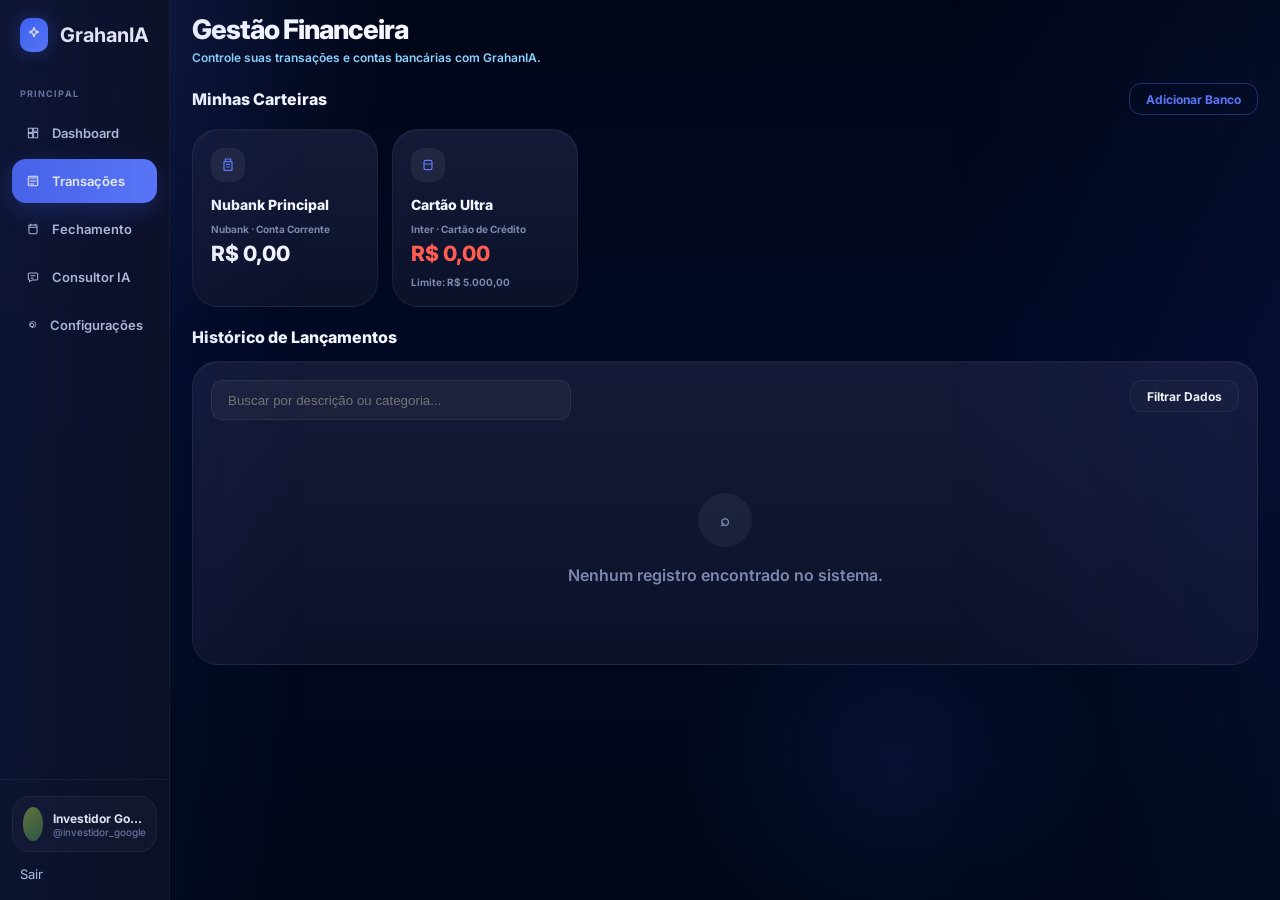
<file: HTML/transacoes.html>
<!DOCTYPE html>
<html lang="pt-BR">
<head>
  <meta charset="UTF-8" />
  <meta name="viewport" content="width=device-width, initial-scale=1.0" />
  <title>Gestão Financeira | GrahanIA</title>
  <link rel="preconnect" href="https://fonts.googleapis.com">
  <link rel="preconnect" href="https://fonts.gstatic.com" crossorigin>
  <link href="https://fonts.googleapis.com/css2?family=Inter:wght@400;500;600;700;800&display=swap" rel="stylesheet">
  <link rel="stylesheet" href="style.css" />
</head>
<body>
<div class="page-bg"></div>
<div class="app-shell">

<aside class="sidebar">
  <div class="sidebar-top">
    <div class="sidebar-brand">
      <div class="dash-logo"><svg viewBox="0 0 24 24"><path d="M12 2.4c.3 0 .5.2.6.5l.9 3.1c.1.3.3.5.6.6l3.1.9c.3.1.5.3.5.6s-.2.5-.5.6l-3.1.9c-.3.1-.5.3-.6.6l-.9 3.1c-.1.3-.3.5-.6.5s-.5-.2-.6-.5l-.9-3.1c-.1-.3-.3-.5-.6-.6l-3.1-.9c-.3-.1-.5-.3-.5-.6s.2-.5.5-.6l3.1-.9c.3-.1.5-.3.6-.6l.9-3.1c.1-.3.3-.5.6-.5Z"/></svg></div>
      <span class="logo-text">GrahanIA</span>
    </div>
    <div class="sidebar-label">PRINCIPAL</div>
    <nav class="sidebar-nav">
      <a class="nav-link " href="dashboard.html"><svg viewBox="0 0 24 24"><path d="M4 4h7v7H4zM13 4h7v5h-7zM13 11h7v9h-7zM4 13h7v7H4z"/></svg>Dashboard</a>
      <a class="nav-link active" href="transacoes.html"><svg viewBox="0 0 24 24"><path d="M6 7h12M6 12h12M6 17h8M4 5.5A1.5 1.5 0 0 1 5.5 4h13A1.5 1.5 0 0 1 20 5.5v13a1.5 1.5 0 0 1-1.5 1.5h-13A1.5 1.5 0 0 1 4 18.5Z"/></svg>Transações</a>
      <a class="nav-link " href="fechamento.html"><svg viewBox="0 0 24 24"><path d="M8 3v4M16 3v4M5 9h14M6 5h12a1 1 0 0 1 1 1v12a2 2 0 0 1-2 2H7a2 2 0 0 1-2-2V6a1 1 0 0 1 1-1Z"/></svg>Fechamento</a>
      <a class="nav-link " href="consultor.html"><svg viewBox="0 0 24 24"><path d="M8 10h8M8 14h5M6 5h12a2 2 0 0 1 2 2v8a2 2 0 0 1-2 2h-7l-5 3v-3H6a2 2 0 0 1-2-2V7a2 2 0 0 1 2-2Z"/></svg>Consultor IA</a>
      <a class="nav-link " href="configuracoes.html"><svg viewBox="0 0 24 24"><path d="M12 8.5A3.5 3.5 0 1 1 12 15.5 3.5 3.5 0 0 1 12 8.5Zm7.5 3.5-.9.5a6.9 6.9 0 0 1-.5 1.3l.5.9-1.5 1.5-.9-.5c-.4.2-.8.4-1.3.5l-.5.9h-2.1l-.5-.9a6.9 6.9 0 0 1-1.3-.5l-.9.5-1.5-1.5.5-.9a6.9 6.9 0 0 1-.5-1.3l-.9-.5v-2.1l.9-.5c.1-.5.3-.9.5-1.3l-.5-.9 1.5-1.5.9.5c.4-.2.8-.4 1.3-.5l.5-.9h2.1l.5.9c.5.1.9.3 1.3.5l.9-.5 1.5 1.5-.5.9c.2.4.4.8.5 1.3l.9.5Z"/></svg>Configurações</a>
    </nav>
  </div>
  <div class="sidebar-bottom">
    <div class="user-mini"><div class="avatar"></div><div><strong>Investidor Google</strong><span>@investidor_google</span></div></div>
    <a class="logout-link" href="index.html">Sair</a>
  </div>
</aside>

<main class="main-content">
  <div class="app-header">
    <div class="title-wrap"><h1>Gestão Financeira</h1><div class="subtitle">Controle suas transações e contas bancárias com GrahanIA.</div></div>
    
  </div>
  
<div class="section-head"><div class="section-title">Minhas Carteiras</div><a class="outline-btn" href="#">Adicionar Banco</a></div>
<div class="wallet-grid">
  <section class="panel wallet-card"><div class="mini-icon"><svg viewBox="0 0 24 24"><path d="M8 3h8v4H8zM6 7h12v13H6zM9 11h6M9 15h6"/></svg></div><div class="metric-value" style="margin-top:14px;font-size:14px">Nubank Principal</div><div class="metric-sub">Nubank · Conta Corrente</div><div class="metric-value">R$ 0,00</div></section>
  <section class="panel wallet-card"><div class="mini-icon"><svg viewBox="0 0 24 24"><path d="M6 7.5A2.5 2.5 0 0 1 8.5 5h7A2.5 2.5 0 0 1 18 7.5v9a2.5 2.5 0 0 1-2.5 2.5h-7A2.5 2.5 0 0 1 6 16.5Zm0 3h12"/></svg></div><div class="metric-value" style="margin-top:14px;font-size:14px">Cartão Ultra</div><div class="metric-sub">Inter · Cartão de Crédito</div><div class="metric-value red">R$ 0,00</div><div class="metric-sub">Limite: R$ 5.000,00</div></section>
</div>
<div class="section-head" style="margin-top:20px"><div class="section-title">Histórico de Lançamentos</div></div>
<section class="panel">
  <div class="search-row"><input class="search-input" placeholder="Buscar por descrição ou categoria..."><a class="ghost-btn" href="#">Filtrar Dados</a></div>
  <div class="history-empty"><div class="big-search">⌕</div>Nenhum registro encontrado no sistema.</div>
</section>

</main>
</div>
</body>
</html>
</file>
<file: HTML/style.css>
* {
  margin: 0;
  padding: 0;
  box-sizing: border-box;
}

:root {
  --bg: #02081e;
  --bg2: #05103a;
  --panel: #12172f;
  --panel-2: #161c38;
  --line: rgba(255, 255, 255, 0.06);
  --text: #f5f7ff;
  --muted: #909ab8;
  --blue: #4a67f6;
  --blue-2: #5d7bff;
  --green: #38d46a;
  --red: #ff5c52;
  --yellow: #f2b53f;
  --purple: #845cff;
}

html {
  scroll-behavior: smooth;
}

body {
  font-family: 'Inter', sans-serif;
  color: var(--text);
  background:
    radial-gradient(circle at left top, rgba(52, 77, 170, 0.34), transparent 25%),
    radial-gradient(circle at 70% 85%, rgba(27, 49, 129, 0.22), transparent 18%),
    linear-gradient(180deg, #010617 0%, #020925 42%, #000716 100%);
}

a {
  color: inherit;
}

.page-bg {
  position: fixed;
  inset: 0;
  pointer-events: none;
  background: linear-gradient(
    90deg,
    rgba(40, 63, 154, 0.16),
    transparent 24%,
    transparent 74%,
    rgba(40, 63, 154, 0.10)
  );
}

.container {
  width: min(1180px, calc(100% - 48px));
  margin: 0 auto;
}

.logo-wrap {
  display: flex;
  align-items: center;
  gap: 12px;
}

.logo-icon,
.login-brand-icon,
.dash-logo {
  width: 34px;
  height: 34px;
  border-radius: 10px;
  background: linear-gradient(145deg, #4168ff, #5b7dff);
  display: grid;
  place-items: center;
  box-shadow: 0 0 18px rgba(66, 103, 255, 0.35);
}

.logo-icon svg,
.login-brand-icon svg,
.dash-logo svg {
  width: 18px;
  height: 18px;
  fill: none;
  stroke: #fff;
  stroke-width: 1.7;
  stroke-linecap: round;
  stroke-linejoin: round;
}

.logo-text {
  font-size: 20px;
  font-weight: 700;
}

.btn {
  display: inline-flex;
  align-items: center;
  justify-content: center;
  gap: 10px;
  text-decoration: none;
  border-radius: 18px;
  font-weight: 700;
  transition: 0.25s ease;
  border: none;
  cursor: pointer;
}

.btn:hover {
  transform: translateY(-2px);
}

.btn-light {
  background: #f4f4f6;
  color: #111;
  box-shadow: 0 10px 30px rgba(0, 0, 0, 0.22);
}

.btn-light.small {
  min-width: 108px;
  min-height: 42px;
  padding: 0 24px;
  border-radius: 999px;
  font-size: 18px;
}

.btn-primary {
  color: #fff;
  background: linear-gradient(90deg, #4064fa, #5f7bff);
  box-shadow: 0 16px 40px rgba(66, 103, 255, 0.35);
}

.icon {
  width: 66px;
  height: 66px;
  border-radius: 18px;
  display: grid;
  place-items: center;
  background: rgba(255, 255, 255, 0.06);
}

.icon svg {
  width: 30px;
  height: 30px;
  fill: none;
  stroke-width: 1.8;
  stroke-linecap: round;
  stroke-linejoin: round;
}

.glow.cyan {
  background: rgba(134, 244, 255, 0.12);
  box-shadow: 0 0 28px rgba(134, 244, 255, 0.14);
}

.glow.cyan svg {
  stroke: #9af5ff;
}

.glow.blue {
  background: rgba(66, 103, 255, 0.12);
  box-shadow: 0 0 28px rgba(66, 103, 255, 0.16);
}

.glow.blue svg {
  stroke: #5a7cff;
}

.shield svg {
  stroke: #f5f6ff;
}

.topbar {
  width: 100%;
  min-height: 80px;
  padding: 18px 46px;
  display: flex;
  align-items: center;
  justify-content: space-between;
  border-bottom: 1px solid var(--line);
  position: sticky;
  top: 0;
  z-index: 10;
  background: rgba(1, 7, 31, 0.82);
  backdrop-filter: blur(10px);
}

.hero {
  min-height: 720px;
  display: flex;
  flex-direction: column;
  align-items: center;
  justify-content: center;
  text-align: center;
  padding: 90px 24px 110px;
}

.hero-tag {
  display: inline-flex;
  align-items: center;
  gap: 8px;
  font-size: 14px;
  letter-spacing: 0.06em;
  font-weight: 700;
  color: #87ecff;
  padding: 10px 18px;
  border-radius: 999px;
  border: 1px solid rgba(255, 255, 255, 0.08);
  background: rgba(255, 255, 255, 0.03);
  margin-bottom: 38px;
}

.hero h1 {
  max-width: 850px;
  font-size: clamp(54px, 6vw, 92px);
  line-height: 0.95;
  font-weight: 800;
  letter-spacing: -0.05em;
}

.hero h1 span {
  color: var(--blue);
  font-style: italic;
}

.hero p {
  max-width: 690px;
  margin-top: 34px;
  color: var(--muted);
  font-size: clamp(19px, 2vw, 24px);
  line-height: 1.45;
  font-weight: 500;
}

.hero .btn-primary {
  margin-top: 54px;
  min-width: 270px;
  min-height: 66px;
  padding: 0 34px;
  font-size: 18px;
}

.features {
  display: grid;
  grid-template-columns: 1.35fr 0.65fr;
  gap: 22px;
  padding: 10px 0 110px;
}

.feature-card {
  background: linear-gradient(180deg, rgba(19, 24, 57, 0.96), rgba(15, 19, 45, 0.96));
  border: 1px solid var(--line);
  border-radius: 34px;
  padding: 44px;
  overflow: hidden;
  box-shadow: inset 0 1px 0 rgba(255, 255, 255, 0.04);
}

.feature-wide {
  min-height: 370px;
  display: grid;
  grid-template-columns: 1fr 280px;
  gap: 22px;
  align-items: center;
}

.feature-wide.reverse {
  grid-template-columns: 280px 1fr;
}

.feature-small {
  min-height: 370px;
  display: flex;
  flex-direction: column;
  justify-content: center;
}

.feature-small.tall {
  min-height: 385px;
}

.feature-content h2,
.feature-small h2 {
  font-size: clamp(30px, 2.6vw, 48px);
  line-height: 1.02;
  font-weight: 800;
  letter-spacing: -0.04em;
  margin: 20px 0 22px;
}

.feature-content p,
.feature-small p {
  color: var(--muted);
  font-size: 18px;
  line-height: 1.55;
  max-width: 420px;
}

.feature-image {
  display: flex;
  justify-content: center;
  align-items: center;
}

.feature-image img {
  width: 100%;
  max-width: 280px;
  height: 280px;
  object-fit: cover;
  border-radius: 28px;
}

.image-one img {
  filter: grayscale(1) contrast(1.02);
}

.image-two img {
  height: 250px;
}

.right-text {
  display: flex;
  flex-direction: column;
  align-items: flex-start;
  justify-content: center;
}

.cta {
  padding: 150px 0 170px;
  background:
    radial-gradient(circle at left top, rgba(68, 95, 255, 0.18), transparent 25%),
    linear-gradient(180deg, rgba(13, 24, 74, 0.96), rgba(3, 13, 56, 0.97));
  border-top: 1px solid var(--line);
}

.cta-content {
  display: flex;
  flex-direction: column;
  align-items: center;
  text-align: center;
}

.cta h2 {
  font-size: clamp(48px, 5vw, 82px);
  line-height: 1;
  letter-spacing: -0.05em;
}

.cta p {
  max-width: 900px;
  margin-top: 28px;
  color: var(--muted);
  font-size: clamp(20px, 1.8vw, 25px);
  line-height: 1.45;
}

.cta-btn {
  margin-top: 46px;
  min-width: 340px;
  min-height: 78px;
  padding: 0 30px;
  border-radius: 30px;
  font-size: 24px;
}

.footer {
  padding: 28px 0 30px;
  background: #01040f;
}

.footer-content {
  display: flex;
  align-items: center;
  justify-content: space-between;
  gap: 24px;
}

.small-logo {
  width: 28px;
  height: 28px;
  border-radius: 8px;
}

.footer .logo-text {
  font-size: 18px;
}

.copyright,
.footer-links a {
  color: #9aa3bf;
  font-size: 15px;
  text-decoration: none;
}

.footer-links {
  display: flex;
  gap: 34px;
}

.login-body {
  min-height: 100vh;
  overflow-x: hidden;
}

.login-page {
  min-height: 100vh;
  padding: 22px 28px 14px;
  display: flex;
  flex-direction: column;
  justify-content: space-between;
  position: relative;
}

.back-home {
  color: #dfe8ff;
  text-decoration: none;
  font-size: 13px;
  font-weight: 700;
  display: inline-flex;
  align-items: center;
  gap: 10px;
  width: fit-content;
  opacity: 0.95;
}

.back-home span {
  font-size: 16px;
}

.login-center {
  display: flex;
  flex-direction: column;
  align-items: center;
  justify-content: center;
  flex: 1;
  padding: 20px 0;
}

.login-brand-icon {
  width: 48px;
  height: 48px;
  border-radius: 16px;
  margin-bottom: 14px;
}

.login-brand-icon svg {
  width: 24px;
  height: 24px;
}

.login-center h1 {
  font-size: clamp(30px, 4vw, 48px);
  line-height: 1.05;
  font-weight: 800;
  letter-spacing: -0.04em;
  text-align: center;
}

.login-subtitle {
  color: #87b6ff;
  font-size: 15px;
  margin-top: 8px;
  text-align: center;
}

.login-card {
  width: 100%;
  max-width: 388px;
  margin-top: 28px;
  background: linear-gradient(180deg, rgba(19, 24, 57, 0.96), rgba(15, 19, 45, 0.96));
  border: 1px solid rgba(255, 255, 255, 0.05);
  border-radius: 28px;
  padding: 26px;
  box-shadow:
    0 24px 60px rgba(0, 0, 0, 0.35),
    inset 0 1px 0 rgba(255, 255, 255, 0.04);
}

.login-card.register-card {
  max-width: 420px;
}

.login-tabs {
  display: grid;
  grid-template-columns: 1fr 1fr;
  background: rgba(255, 255, 255, 0.04);
  border: 1px solid rgba(255, 255, 255, 0.06);
  border-radius: 14px;
  padding: 5px;
}

.tab-btn {
  height: 38px;
  border: 0;
  background: transparent;
  color: #aeb7d4;
  font-weight: 700;
  border-radius: 10px;
  cursor: pointer;
  text-decoration: none;
  display: flex;
  align-items: center;
  justify-content: center;
}

.tab-btn.active {
  background: linear-gradient(90deg, #4064fa, #5f7bff);
  color: #fff;
}

.google-btn {
  margin-top: 22px;
  width: 100%;
  height: 38px;
  border-radius: 12px;
  border: 1px solid rgba(255, 255, 255, 0.1);
  background: rgba(255, 255, 255, 0.03);
  color: #fff;
  font-weight: 700;
  display: inline-flex;
  align-items: center;
  justify-content: center;
  gap: 10px;
  cursor: pointer;
}

.google-btn svg {
  width: 16px;
  height: 16px;
}

.divider {
  margin: 16px 0 14px;
  position: relative;
  text-align: center;
}

.divider::before {
  content: "";
  position: absolute;
  left: 0;
  right: 0;
  top: 50%;
  height: 1px;
  background: rgba(255, 255, 255, 0.08);
}

.divider span {
  position: relative;
  z-index: 1;
  background: #0f1430;
  padding: 0 10px;
  color: #7f8aad;
  font-size: 10px;
  font-weight: 800;
  letter-spacing: 0.12em;
}

.login-form {
  display: flex;
  flex-direction: column;
  gap: 12px;
}

.login-form label {
  font-size: 13px;
  font-weight: 700;
  color: #dce4ff;
  margin-top: 2px;
}

.input-wrap {
  position: relative;
}

.input-icon {
  position: absolute;
  left: 12px;
  top: 50%;
  transform: translateY(-50%);
  display: grid;
  place-items: center;
}

.input-icon svg {
  width: 16px;
  height: 16px;
  fill: none;
  stroke: #9aa6cb;
  stroke-width: 1.8;
  stroke-linecap: round;
  stroke-linejoin: round;
}

.input-wrap input,
.input-wrap textarea {
  width: 100%;
  height: 38px;
  border-radius: 12px;
  border: 1px solid rgba(255, 255, 255, 0.08);
  background: rgba(255, 255, 255, 0.04);
  color: #fff;
  padding: 0 14px 0 34px;
  font-size: 14px;
  outline: none;
}

.input-wrap textarea {
  height: 60px;
  padding-top: 12px;
  resize: none;
}

.input-wrap input::placeholder,
.input-wrap textarea::placeholder {
  color: #97a2c3;
}

.input-wrap input:focus,
.input-wrap textarea:focus {
  border-color: rgba(95, 123, 255, 0.8);
  box-shadow: 0 0 0 3px rgba(95, 123, 255, 0.12);
}

.login-submit {
  margin-top: 10px;
  width: 100%;
  height: 44px;
  border: 0;
  border-radius: 999px;
  background: linear-gradient(90deg, #4064fa, #5f7bff);
  color: #fff;
  font-size: 16px;
  font-weight: 800;
  cursor: pointer;
  text-decoration: none;
  display: flex;
  align-items: center;
  justify-content: center;
}

.login-submit.light {
  background: #f4f4f6;
  color: #111;
}

.login-badge {
  text-align: center;
  color: #6f7ba3;
  font-size: 9px;
  font-weight: 800;
  letter-spacing: 0.18em;
  padding-bottom: 4px;
}

.register-grid {
  display: grid;
  grid-template-columns: 1fr 1fr;
  gap: 12px;
}

.field-note {
  font-size: 10px;
  color: #7f8aad;
  letter-spacing: 0.08em;
  margin-top: -4px;
}

.input-wrap.no-icon input,
.input-wrap.no-icon textarea {
  padding-left: 14px;
}

.app-shell {
  display: grid;
  grid-template-columns: 170px 1fr;
  min-height: 100vh;
}

.sidebar {
  background: rgba(10, 13, 31, 0.9);
  border-right: 1px solid var(--line);
  display: flex;
  flex-direction: column;
  justify-content: space-between;
}

.sidebar-top {
  padding: 18px 12px;
}

.sidebar-brand {
  display: flex;
  align-items: center;
  gap: 12px;
  padding: 0 8px 24px;
}

.sidebar-label {
  font-size: 9px;
  font-weight: 700;
  letter-spacing: 0.12em;
  color: #727c9d;
  padding: 12px 8px;
}

.sidebar-nav {
  display: flex;
  flex-direction: column;
  gap: 4px;
}

.nav-link {
  display: flex;
  align-items: center;
  gap: 12px;
  padding: 14px 14px;
  border-radius: 14px;
  color: #bcc4df;
  text-decoration: none;
  font-weight: 600;
  font-size: 13px;
}

.nav-link svg {
  width: 14px;
  height: 14px;
  fill: none;
  stroke: currentColor;
  stroke-width: 1.8;
}

.nav-link.active {
  background: linear-gradient(90deg, #4d69f6, #5d7bff);
  color: #fff;
  box-shadow: 0 8px 26px rgba(69, 104, 255, 0.26);
}

.sidebar-bottom {
  padding: 16px 12px;
  border-top: 1px solid var(--line);
}

.user-mini {
  display: flex;
  align-items: center;
  gap: 10px;
  background: rgba(255, 255, 255, 0.03);
  border: 1px solid var(--line);
  padding: 10px;
  border-radius: 18px;
}

.avatar {
  width: 34px;
  height: 34px;
  border-radius: 50%;
  background: linear-gradient(145deg, #6d7b34, #2c5c32);
}

.user-mini strong {
  display: block;
  font-size: 12px;
  white-space: nowrap;
  overflow: hidden;
  text-overflow: ellipsis;
  max-width: 90px;
}

.user-mini span {
  display: block;
  font-size: 10px;
  color: #7d88ac;
}

.logout-link {
  display: flex;
  align-items: center;
  gap: 10px;
  padding: 14px 8px 2px;
  color: #c9d1eb;
  text-decoration: none;
  font-size: 13px;
}

.main-content {
  padding: 16px 22px 24px;
}

.app-header {
  display: flex;
  justify-content: space-between;
  align-items: flex-start;
  gap: 20px;
  margin-bottom: 18px;
}

.title-wrap h1 {
  font-size: 27px;
  line-height: 1.05;
  font-weight: 800;
  letter-spacing: -0.04em;
}

.subtitle {
  margin-top: 6px;
  color: #8cd3ff;
  font-weight: 600;
  font-size: 12px;
}

.header-actions {
  display: flex;
  gap: 10px;
  align-items: center;
}

.ghost-btn,
.blue-btn,
.outline-btn {
  height: 32px;
  border-radius: 12px;
  padding: 0 16px;
  font-size: 12px;
  font-weight: 700;
  display: inline-flex;
  align-items: center;
  gap: 10px;
  text-decoration: none;
  border: 1px solid var(--line);
}

.ghost-btn {
  background: rgba(255, 255, 255, 0.02);
  color: #fff;
}

.blue-btn {
  background: linear-gradient(90deg, #4569f7, #5d7bff);
  color: #fff;
  border: none;
  box-shadow: 0 10px 24px rgba(74, 103, 246, 0.25);
}

.outline-btn {
  background: transparent;
  color: #5f7bff;
  border-color: rgba(93, 123, 255, 0.35);
}

.cards-grid {
  display: grid;
  grid-template-columns: 1fr 1fr;
  gap: 18px;
}

.panel {
  background: linear-gradient(180deg, rgba(21, 26, 56, 0.96), rgba(13, 18, 43, 0.96));
  border: 1px solid var(--line);
  border-radius: 26px;
  padding: 18px;
  box-shadow: inset 0 1px 0 rgba(255, 255, 255, 0.03);
}

.panel.blue {
  background: linear-gradient(90deg, #4b67ec, #4e69e0);
  color: #fff;
}

.metric-label {
  font-size: 10px;
  color: #8f99bc;
  letter-spacing: 0.1em;
  font-weight: 700;
  text-transform: uppercase;
}

.blue .metric-label {
  color: rgba(255, 255, 255, 0.7);
}

.metric-value {
  font-size: 21px;
  font-weight: 800;
  margin-top: 6px;
}

.metric-sub {
  font-size: 10px;
  color: #7d88ac;
  margin-top: 10px;
  font-weight: 700;
}

.blue .metric-sub {
  color: rgba(255, 255, 255, 0.75);
}

.metric-row {
  display: flex;
  justify-content: space-between;
  align-items: flex-start;
  gap: 12px;
}

.mini-icon {
  width: 34px;
  height: 34px;
  border-radius: 12px;
  display: grid;
  place-items: center;
  background: rgba(255, 255, 255, 0.06);
  color: #5f7bff;
}

.mini-icon.red {
  color: #ff5c52;
}

.mini-icon.green {
  color: #38d46a;
}

.mini-icon svg {
  width: 16px;
  height: 16px;
  fill: none;
  stroke: currentColor;
  stroke-width: 1.8;
}

.chart-panel {
  margin-top: 18px;
  min-height: 292px;
}

.panel-title {
  display: flex;
  align-items: center;
  gap: 10px;
  font-weight: 800;
}

.panel-title small {
  display: block;
  font-weight: 500;
  color: #8b95b5;
  font-size: 11px;
  margin-top: 3px;
}

.wave-icon,
.dot-icon {
  width: 26px;
  height: 26px;
  border-radius: 50%;
  display: grid;
  place-items: center;
  background: rgba(74, 103, 246, 0.15);
  color: #5f7bff;
}

.wave-icon svg,
.dot-icon svg {
  width: 14px;
  height: 14px;
  fill: none;
  stroke: currentColor;
  stroke-width: 1.8;
}

.fake-chart {
  position: relative;
  height: 210px;
  margin-top: 18px;
  border-radius: 18px;
  background: linear-gradient(180deg, rgba(255, 255, 255, 0.01), rgba(255, 255, 255, 0));
  overflow: hidden;
}

.fake-chart::before {
  content: "";
  position: absolute;
  inset: 0;
  background: repeating-linear-gradient(
    180deg,
    transparent 0 42px,
    rgba(255, 255, 255, 0.03) 42px 43px
  );
}

.fake-line {
  position: absolute;
  left: 2.5%;
  right: 2.5%;
  bottom: 28px;
  height: 3px;
  background: #4a67f6;
  box-shadow: 0 0 12px rgba(74, 103, 246, 0.45);
}

.chart-days {
  display: flex;
  justify-content: space-around;
  color: #6d7698;
  font-size: 10px;
  margin-top: 6px;
}

.bottom-grid {
  display: grid;
  grid-template-columns: 1fr 1fr;
  gap: 18px;
  margin-top: 16px;
}

.empty-box {
  height: 220px;
  border-radius: 22px;
  background: linear-gradient(180deg, rgba(12, 18, 48, 0.75), rgba(12, 18, 48, 0.25));
  margin-top: 14px;
}

.section-head {
  display: flex;
  align-items: center;
  justify-content: space-between;
  gap: 12px;
  margin: 10px 0 14px;
}

.section-title {
  display: flex;
  align-items: center;
  gap: 8px;
  font-weight: 800;
}

.wallet-grid {
  display: flex;
  gap: 14px;
  flex-wrap: wrap;
}

.wallet-card {
  width: 186px;
}

.wallet-card .metric-value.red {
  color: var(--red);
}

.search-row {
  display: flex;
  justify-content: space-between;
  gap: 14px;
  margin-bottom: 12px;
}

.search-input {
  height: 40px;
  min-width: 260px;
  flex: 1;
  max-width: 360px;
  background: rgba(255, 255, 255, 0.04);
  border: 1px solid rgba(255, 255, 255, 0.08);
  border-radius: 12px;
  color: #fff;
  padding: 0 16px;
}

.history-empty {
  height: 214px;
  display: flex;
  flex-direction: column;
  align-items: center;
  justify-content: center;
  color: #7d88ac;
  font-weight: 600;
  text-align: center;
}

.history-empty .big-search {
  width: 54px;
  height: 54px;
  border-radius: 50%;
  display: grid;
  place-items: center;
  background: rgba(255, 255, 255, 0.05);
  margin-bottom: 18px;
}

.export-banner {
  display: flex;
  justify-content: space-between;
  align-items: flex-start;
  gap: 20px;
  padding: 32px;
}

.export-banner .left {
  display: flex;
  flex-direction: column;
  gap: 16px;
}

.export-title {
  display: flex;
  align-items: center;
  gap: 12px;
  font-size: 18px;
  font-weight: 800;
}

.dark-pill {
  display: inline-flex;
  align-items: center;
  justify-content: center;
  height: 42px;
  padding: 0 28px;
  border-radius: 999px;
  background: #0b132d;
  color: #fff;
  text-decoration: none;
  font-weight: 700;
  width: max-content;
}

.center-empty {
  height: 180px;
  display: flex;
  align-items: center;
  justify-content: center;
  color: #6f7ba3;
  font-weight: 600;
}

.chat-layout {
  display: grid;
  grid-template-columns: 1fr 220px;
  gap: 18px;
}

.chat-panel {
  min-height: 690px;
  display: flex;
  flex-direction: column;
  padding: 0;
}

.chat-messages {
  padding: 24px;
  flex: 1;
}

.chat-bubble {
  max-width: 520px;
  background: rgba(255, 255, 255, 0.08);
  border-radius: 18px;
  padding: 14px 16px;
  color: #edf1ff;
  line-height: 1.5;
  font-size: 13px;
}

.chat-inputbar {
  border-top: 1px solid var(--line);
  padding: 16px;
  display: flex;
  gap: 10px;
  align-items: center;
}

.chat-input {
  flex: 1;
  height: 38px;
  border-radius: 12px;
  border: 1px solid rgba(255, 255, 255, 0.08);
  background: rgba(255, 255, 255, 0.03);
  color: #fff;
  padding: 0 16px;
}

.send-btn {
  width: 38px;
  height: 38px;
  border-radius: 12px;
  border: none;
  background: linear-gradient(90deg, #4569f7, #5d7bff);
  color: #fff;
}

.chat-note {
  text-align: center;
  color: #657097;
  font-size: 9px;
  letter-spacing: 0.15em;
  padding: 0 14px 16px;
}

.sug-panel h3 {
  color: #5f7bff;
  margin-bottom: 12px;
}

.suggestion {
  display: flex;
  justify-content: space-between;
  gap: 10px;
  align-items: center;
  padding: 12px 12px;
  border: 1px solid rgba(255, 255, 255, 0.08);
  border-radius: 14px;
  background: rgba(255, 255, 255, 0.03);
  text-decoration: none;
  font-size: 12px;
  font-weight: 600;
  margin-bottom: 10px;
  color: #dbe4ff;
}

.settings-section {
  padding: 0;
}

.settings-head {
  padding: 18px;
  border-bottom: 1px solid var(--line);
}

.fields-grid {
  display: grid;
  grid-template-columns: 1fr 1fr 230px;
  gap: 14px;
  padding: 22px 18px 18px;
}

.info-box,
.category-item {
  background: rgba(255, 255, 255, 0.04);
  border: 1px solid rgba(255, 255, 255, 0.08);
  border-radius: 14px;
  padding: 14px;
}

.info-label {
  font-size: 10px;
  color: #7d88ac;
  font-weight: 700;
  letter-spacing: 0.1em;
  text-transform: uppercase;
  margin-bottom: 10px;
}

.info-value {
  font-weight: 800;
  font-size: 14px;
}

.info-value.blue {
  color: #4d80ff;
}

.wide-info {
  grid-column: 1 / 3;
}

.category-columns {
  display: grid;
  grid-template-columns: 1fr 1fr;
  gap: 22px;
  padding: 18px;
}

.cat-group-title {
  font-size: 11px;
  font-weight: 800;
  letter-spacing: 0.12em;
  margin: 6px 0 12px;
}

.cat-group-title.green {
  color: #45db71;
}

.cat-group-title.red {
  color: #ff6a61;
}

.category-item {
  display: flex;
  align-items: center;
  gap: 12px;
  margin-bottom: 10px;
}

.cat-dot {
  width: 11px;
  height: 11px;
  border-radius: 50%;
}

.green-dot {
  background: #45db71;
}

.blue-dot {
  background: #5e85ff;
}

.teal-dot {
  background: #4fd8a7;
}

.red-dot {
  background: #ff6a61;
}

.yellow-dot {
  background: #f3b33d;
}

.purple-dot {
  background: #8a63ff;
}

@media (max-width: 1100px) {
  .features {
    grid-template-columns: 1fr;
  }

  .feature-wide,
  .feature-wide.reverse {
    grid-template-columns: 1fr;
  }

  .feature-image img {
    max-width: 100%;
    width: 100%;
    height: 300px;
  }

  .app-shell {
    grid-template-columns: 1fr;
  }

  .sidebar {
    position: static;
  }

  .fields-grid {
    grid-template-columns: 1fr;
  }

  .wide-info {
    grid-column: auto;
  }

  .chat-layout,
  .bottom-grid,
  .cards-grid,
  .category-columns,
  .register-grid {
    grid-template-columns: 1fr;
  }
}

@media (max-width: 700px) {
  .topbar {
    padding: 16px 18px;
  }

  .logo-text {
    font-size: 18px;
  }

  .btn-light.small {
    min-width: 90px;
    min-height: 38px;
    font-size: 15px;
    padding: 0 18px;
  }

  .hero {
    min-height: auto;
    padding: 72px 20px 90px;
  }

  .hero p {
    font-size: 16px;
  }

  .container {
    width: min(100% - 24px, 1180px);
  }

  .feature-card {
    padding: 26px;
    border-radius: 24px;
  }

  .feature-content p,
  .feature-small p {
    font-size: 16px;
  }

  .cta {
    padding: 90px 0 110px;
  }

  .cta-btn {
    min-width: 100%;
    font-size: 20px;
    min-height: 64px;
  }

  .footer-content {
    flex-direction: column;
    text-align: center;
  }

  .login-page {
    padding: 18px 16px 12px;
  }

  .login-card {
    padding: 20px;
  }

  .login-center h1 {
    font-size: 28px;
  }

  .login-subtitle {
    font-size: 13px;
  }

  .back-home {
    font-size: 12px;
  }

  .main-content {
    padding: 16px;
  }

  .app-header {
    flex-direction: column;
  }

  .search-row {
    flex-direction: column;
  }

  .search-input {
    max-width: none;
  }

  .chat-panel {
    min-height: 540px;
  }
}
</file>
